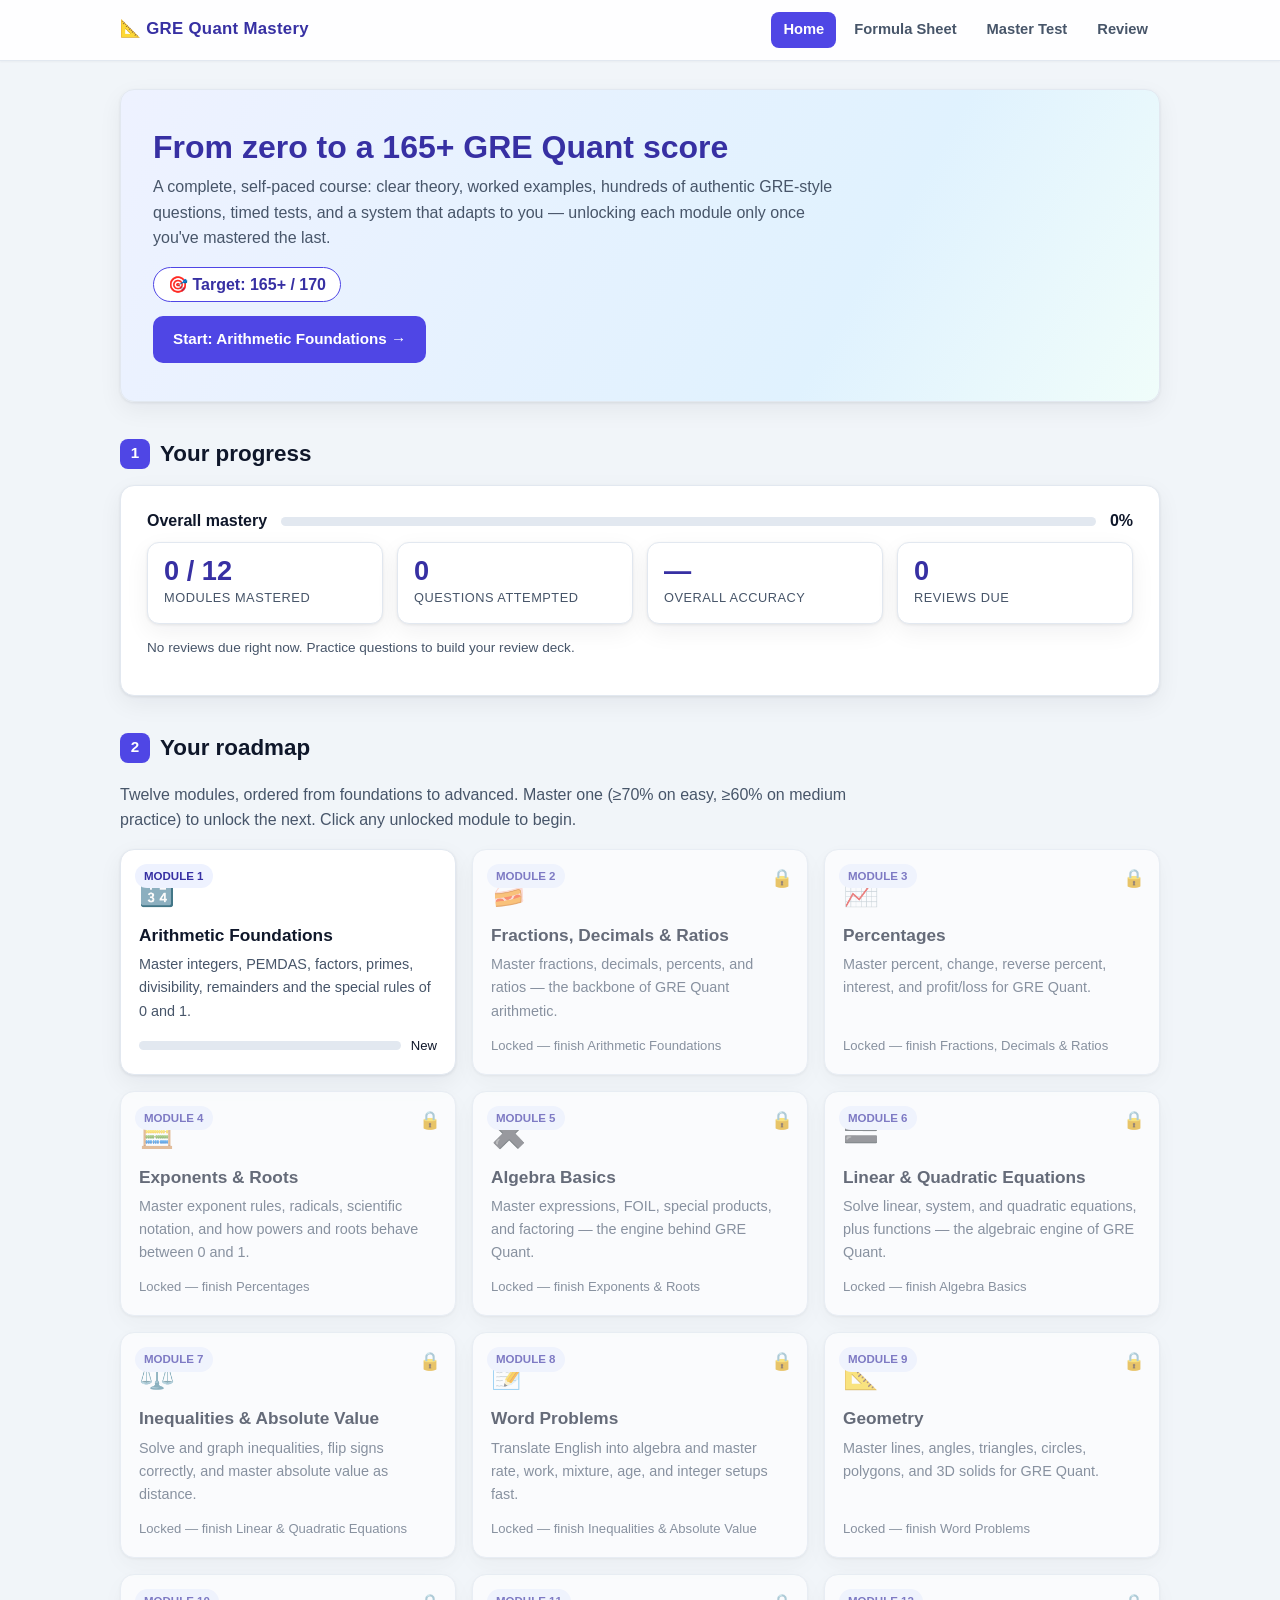
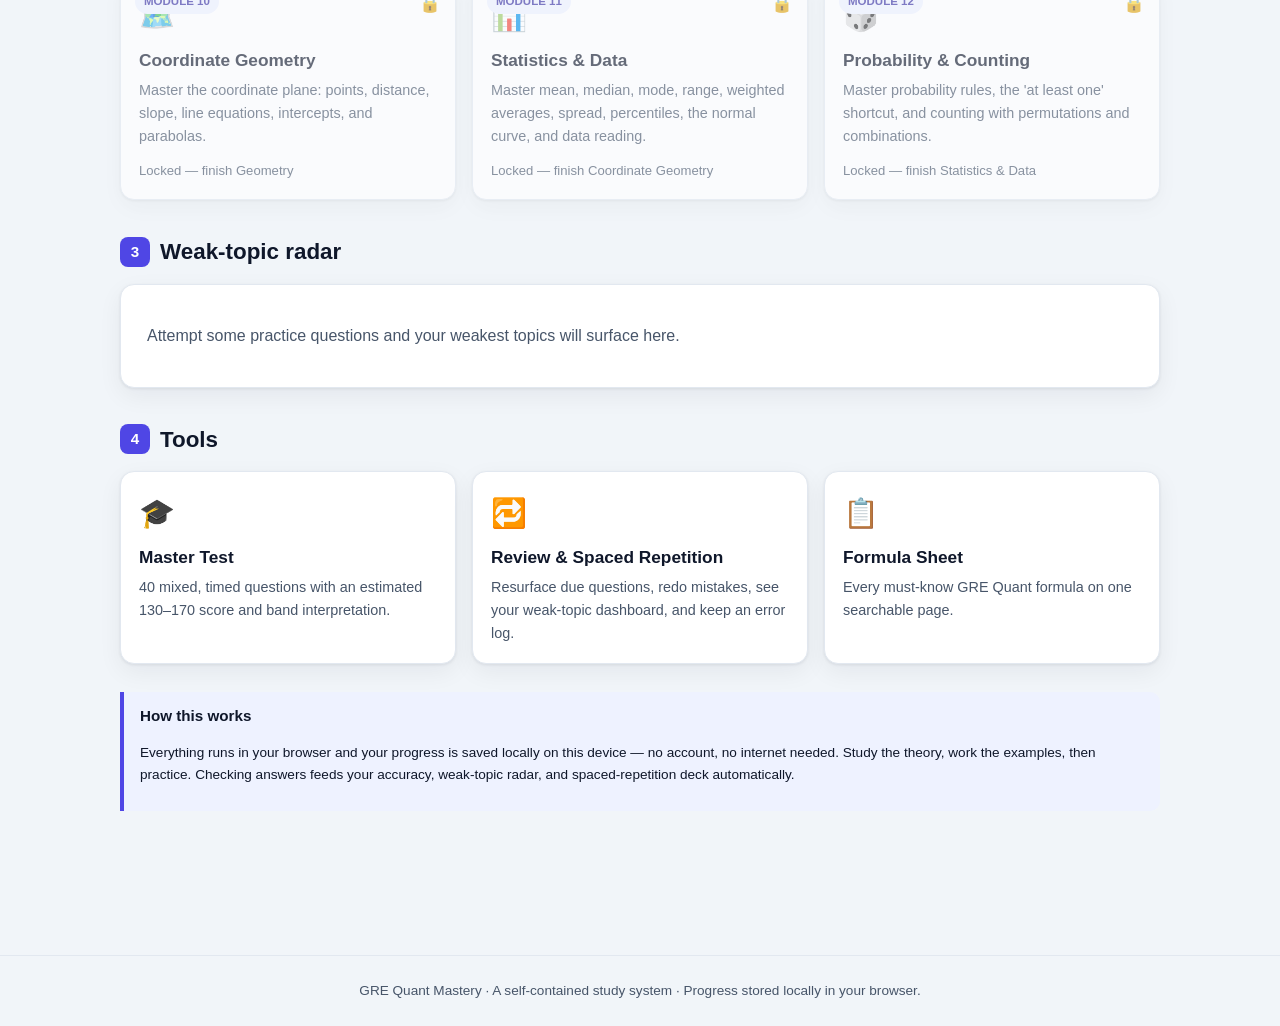
<file: index.html>
<!DOCTYPE html>
<html lang="en">
<head>
<meta charset="UTF-8">
<meta name="viewport" content="width=device-width, initial-scale=1.0">
<title>GRE Quant Mastery — Zero to 165+</title>
<link rel="stylesheet" href="css/styles.css">
</head>
<body data-page="home">
<nav class="nav"><div class="nav-inner">
  <a class="brand" href="index.html">📐 GRE Quant Mastery</a>
  <div class="nav-links">
    <a href="index.html" class="active">Home</a>
    <a href="formulas.html">Formula Sheet</a>
    <a href="test.html">Master Test</a>
    <a href="review.html">Review</a>
  </div>
</div></nav>

<div class="wrap">
  <section class="hero">
    <h1>From zero to a 165+ GRE Quant score</h1>
    <p>A complete, self-paced course: clear theory, worked examples, hundreds of authentic GRE-style questions, timed tests, and a system that adapts to you — unlocking each module only once you've mastered the last.</p>
    <div class="target">🎯 Target: 165+ / 170</div>
    <div class="btn-row"><a class="btn" id="continue-btn" href="#roadmap">Start learning →</a></div>
  </section>

  <h2 class="section"><span class="num">1</span>Your progress</h2>
  <div class="panel">
    <div style="display:flex;align-items:center;gap:14px;margin-bottom:8px">
      <strong>Overall mastery</strong>
      <div class="bar good" style="flex:1"><span id="overall-fill" style="width:0%"></span></div>
      <strong id="overall-pct">0%</strong>
    </div>
    <div class="kpi-row" id="kpis"></div>
    <p class="small muted" id="due-note"></p>
  </div>

  <h2 class="section" id="roadmap"><span class="num">2</span>Your roadmap</h2>
  <p class="lead">Twelve modules, ordered from foundations to advanced. Master one (≥70% on easy, ≥60% on medium practice) to unlock the next. Click any unlocked module to begin.</p>
  <div class="grid" id="module-grid"></div>

  <h2 class="section"><span class="num">3</span>Weak-topic radar</h2>
  <div class="panel"><div id="weak-list"></div></div>

  <h2 class="section"><span class="num">4</span>Tools</h2>
  <div class="grid">
    <a class="card" href="test.html" style="text-decoration:none;color:inherit">
      <div class="ico">🎓</div><h3>Master Test</h3>
      <div class="blurb">40 mixed, timed questions with an estimated 130–170 score and band interpretation.</div>
    </a>
    <a class="card" href="review.html" style="text-decoration:none;color:inherit">
      <div class="ico">🔁</div><h3>Review &amp; Spaced Repetition</h3>
      <div class="blurb">Resurface due questions, redo mistakes, see your weak-topic dashboard, and keep an error log.</div>
    </a>
    <a class="card" href="formulas.html" style="text-decoration:none;color:inherit">
      <div class="ico">📋</div><h3>Formula Sheet</h3>
      <div class="blurb">Every must-know GRE Quant formula on one searchable page.</div>
    </a>
  </div>

  <div class="callout" style="margin-top:28px">
    <h4>How this works</h4>
    <p class="small">Everything runs in your browser and your progress is saved locally on this device — no account, no internet needed. Study the theory, work the examples, then practice. Checking answers feeds your accuracy, weak-topic radar, and spaced-repetition deck automatically.</p>
  </div>
</div>

<footer>GRE Quant Mastery · A self-contained study system · Progress stored locally in your browser.</footer>
<script src="js/data.js"></script>
<script src="js/app.js"></script>
</body>
</html>
</file>
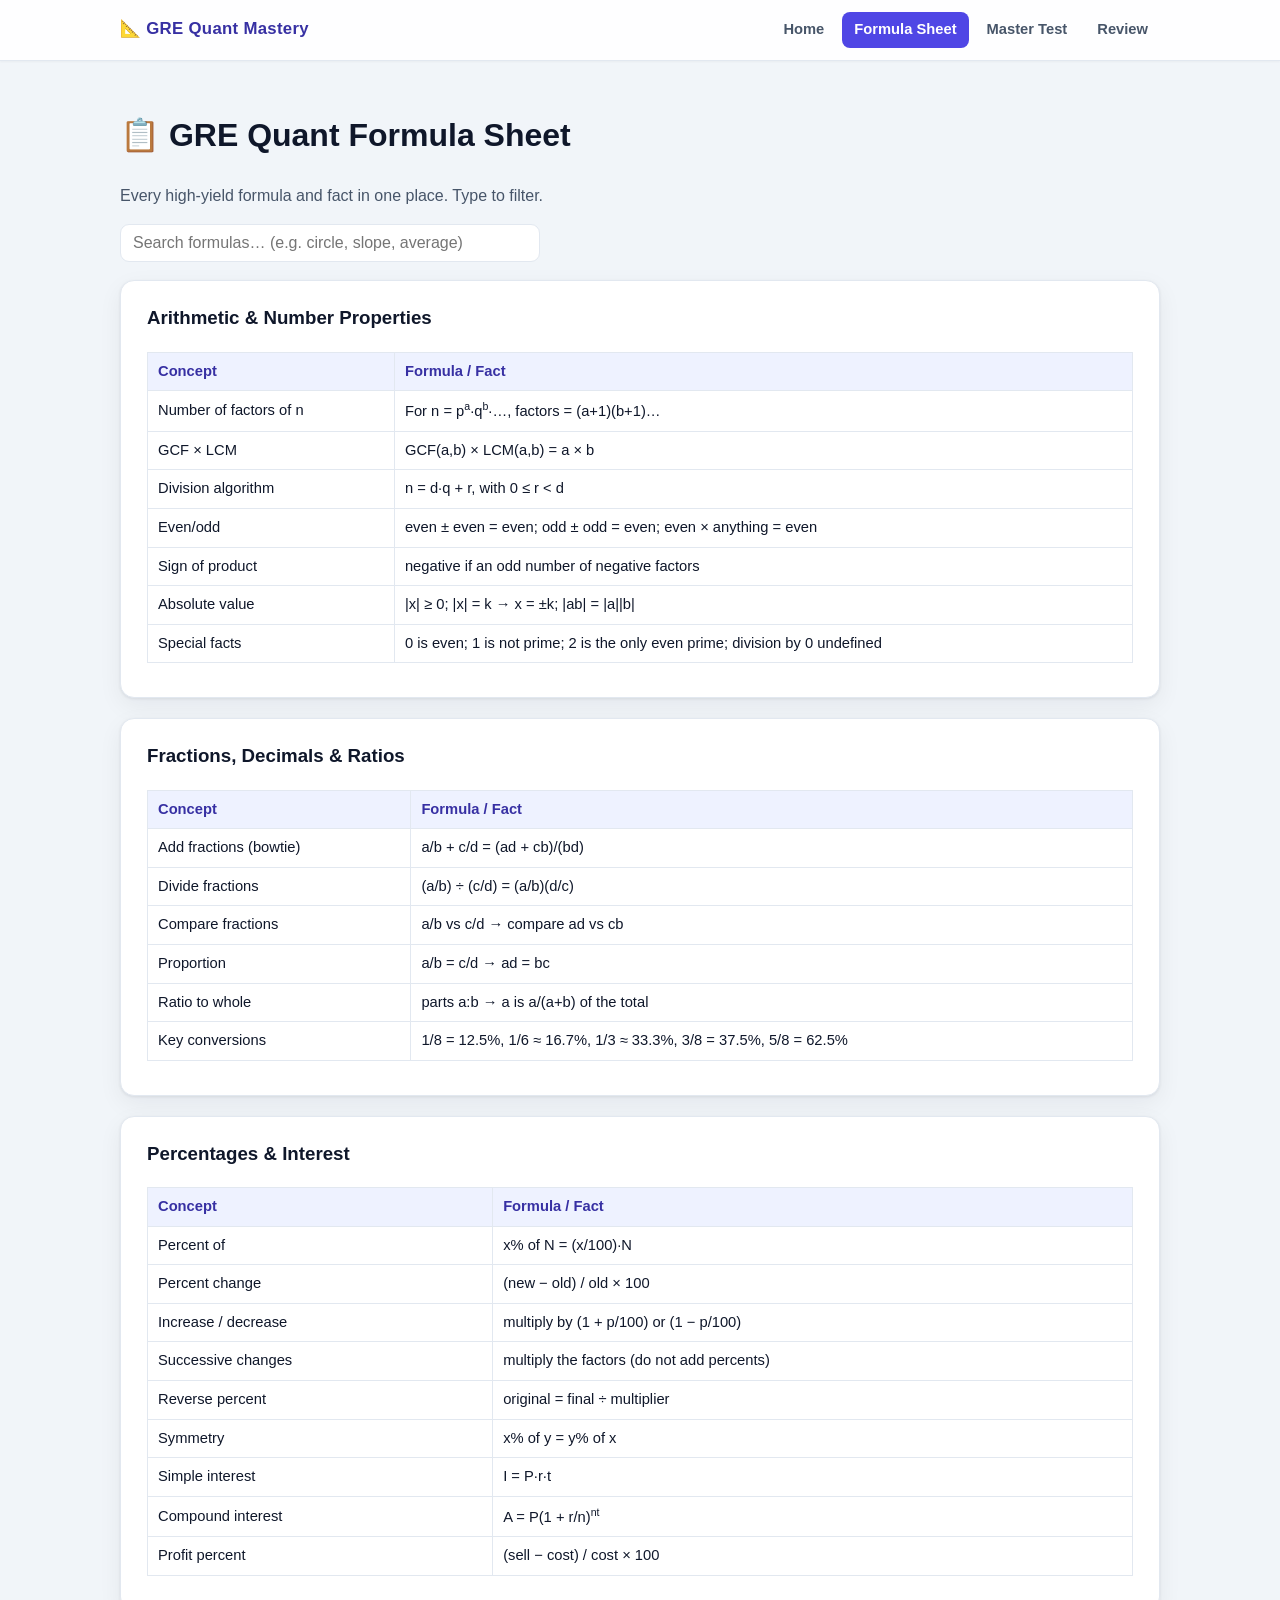
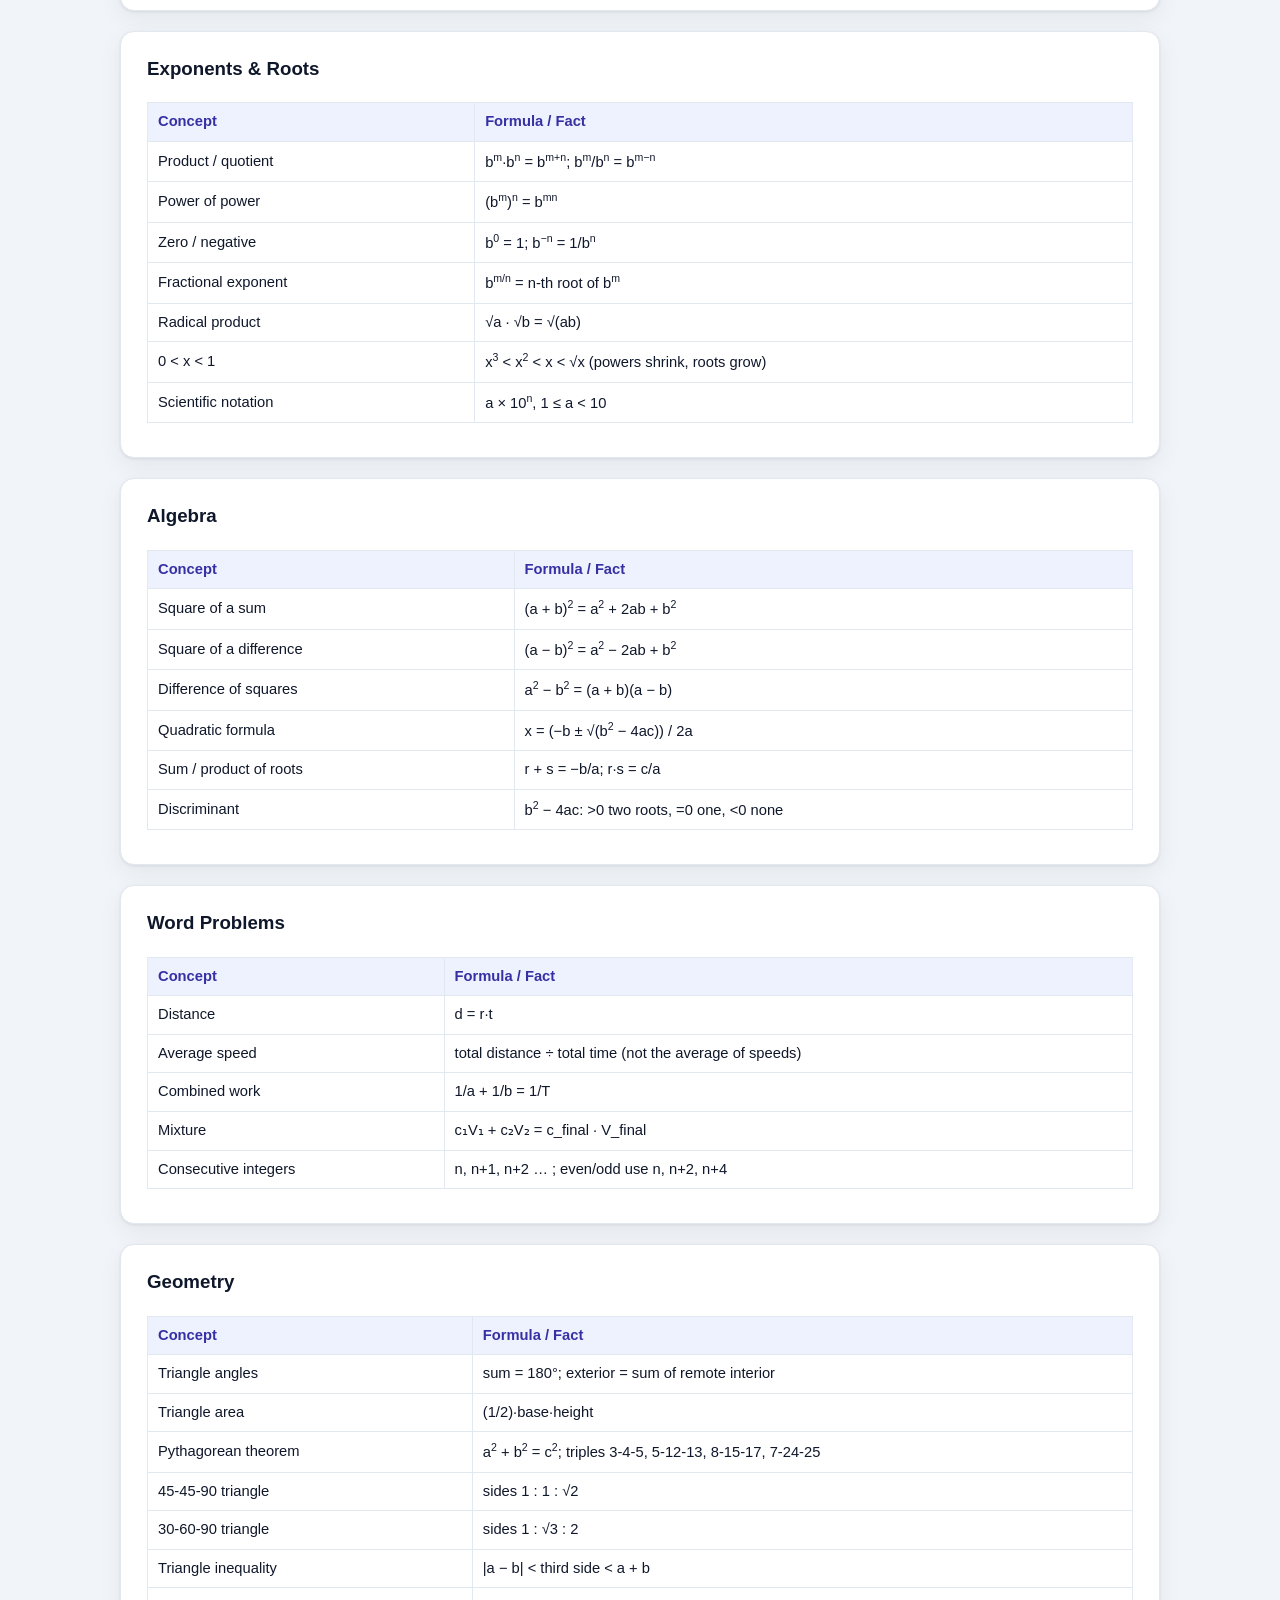
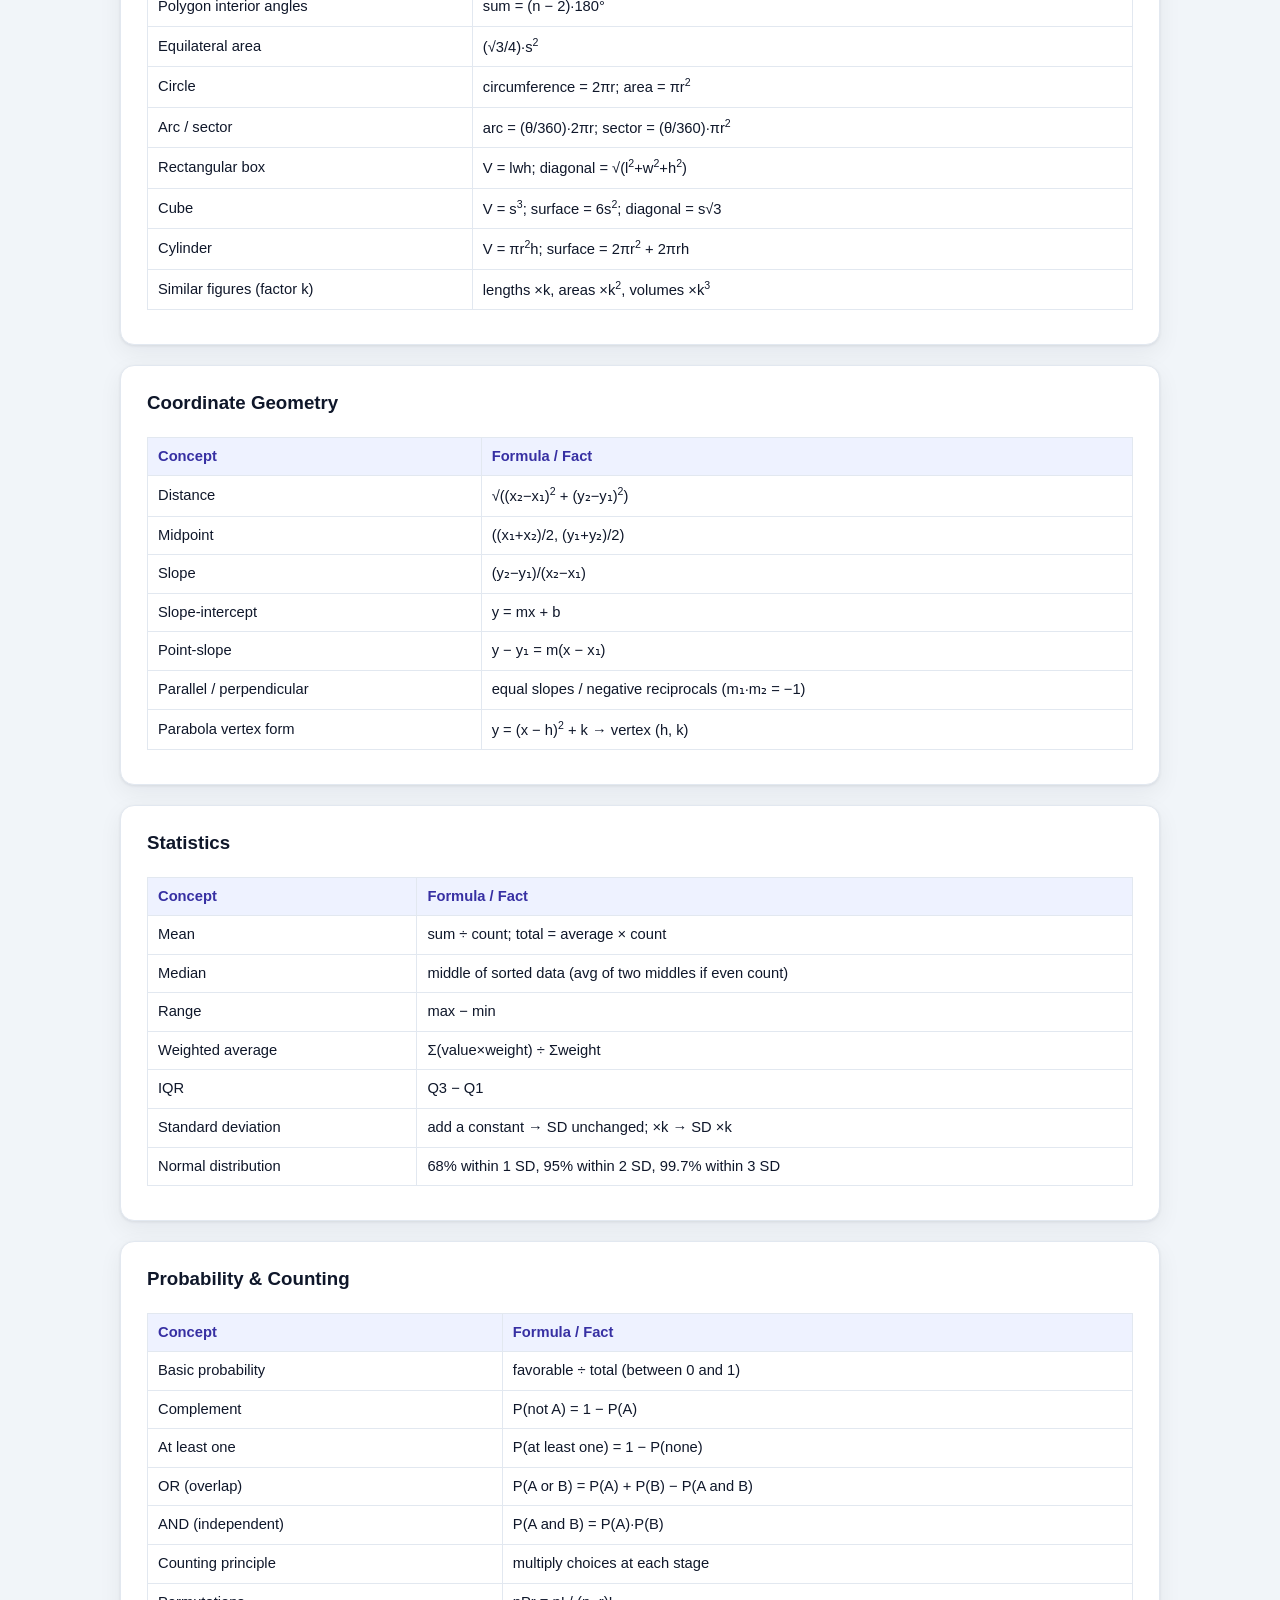
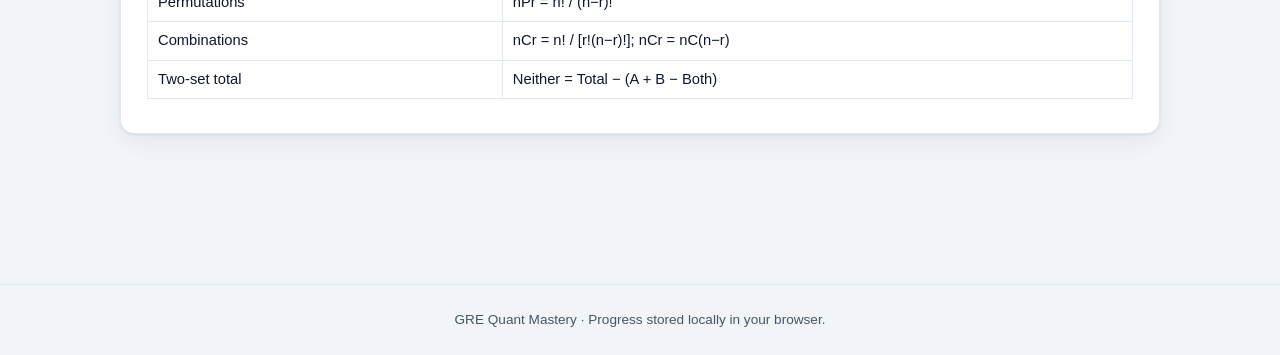
<file: formulas.html>
<!DOCTYPE html>
<html lang="en">
<head>
<meta charset="UTF-8">
<meta name="viewport" content="width=device-width, initial-scale=1.0">
<title>Formula Sheet — GRE Quant Mastery</title>
<link rel="stylesheet" href="css/styles.css">
</head>
<body data-page="formulas">
<nav class="nav"><div class="nav-inner">
  <a class="brand" href="index.html">📐 GRE Quant Mastery</a>
  <div class="nav-links">
    <a href="index.html">Home</a>
    <a href="formulas.html" class="active">Formula Sheet</a>
    <a href="test.html">Master Test</a>
    <a href="review.html">Review</a>
  </div>
</div></nav>

<div class="wrap">
  <h1>📋 GRE Quant Formula Sheet</h1>
  <p class="lead">Every high-yield formula and fact in one place. Type to filter.</p>
  <input class="ne-input" id="formula-search" type="text" placeholder="Search formulas… (e.g. circle, slope, average)" style="width:100%;max-width:420px;margin-bottom:18px">

  <div class="panel formula-section"><h3>Arithmetic &amp; Number Properties</h3>
  <table><thead><tr><th>Concept</th><th>Formula / Fact</th></tr></thead><tbody>
    <tr><td>Number of factors of n</td><td>For n = p<sup>a</sup>·q<sup>b</sup>·…, factors = (a+1)(b+1)…</td></tr>
    <tr><td>GCF × LCM</td><td>GCF(a,b) × LCM(a,b) = a × b</td></tr>
    <tr><td>Division algorithm</td><td>n = d·q + r, with 0 ≤ r &lt; d</td></tr>
    <tr><td>Even/odd</td><td>even ± even = even; odd ± odd = even; even × anything = even</td></tr>
    <tr><td>Sign of product</td><td>negative if an odd number of negative factors</td></tr>
    <tr><td>Absolute value</td><td>|x| ≥ 0; |x| = k → x = ±k; |ab| = |a||b|</td></tr>
    <tr><td>Special facts</td><td>0 is even; 1 is not prime; 2 is the only even prime; division by 0 undefined</td></tr>
  </tbody></table></div>

  <div class="panel formula-section"><h3>Fractions, Decimals &amp; Ratios</h3>
  <table><thead><tr><th>Concept</th><th>Formula / Fact</th></tr></thead><tbody>
    <tr><td>Add fractions (bowtie)</td><td>a/b + c/d = (ad + cb)/(bd)</td></tr>
    <tr><td>Divide fractions</td><td>(a/b) ÷ (c/d) = (a/b)(d/c)</td></tr>
    <tr><td>Compare fractions</td><td>a/b vs c/d → compare ad vs cb</td></tr>
    <tr><td>Proportion</td><td>a/b = c/d → ad = bc</td></tr>
    <tr><td>Ratio to whole</td><td>parts a:b → a is a/(a+b) of the total</td></tr>
    <tr><td>Key conversions</td><td>1/8 = 12.5%, 1/6 ≈ 16.7%, 1/3 ≈ 33.3%, 3/8 = 37.5%, 5/8 = 62.5%</td></tr>
  </tbody></table></div>

  <div class="panel formula-section"><h3>Percentages &amp; Interest</h3>
  <table><thead><tr><th>Concept</th><th>Formula / Fact</th></tr></thead><tbody>
    <tr><td>Percent of</td><td>x% of N = (x/100)·N</td></tr>
    <tr><td>Percent change</td><td>(new − old) / old × 100</td></tr>
    <tr><td>Increase / decrease</td><td>multiply by (1 + p/100) or (1 − p/100)</td></tr>
    <tr><td>Successive changes</td><td>multiply the factors (do not add percents)</td></tr>
    <tr><td>Reverse percent</td><td>original = final ÷ multiplier</td></tr>
    <tr><td>Symmetry</td><td>x% of y = y% of x</td></tr>
    <tr><td>Simple interest</td><td>I = P·r·t</td></tr>
    <tr><td>Compound interest</td><td>A = P(1 + r/n)<sup>nt</sup></td></tr>
    <tr><td>Profit percent</td><td>(sell − cost) / cost × 100</td></tr>
  </tbody></table></div>

  <div class="panel formula-section"><h3>Exponents &amp; Roots</h3>
  <table><thead><tr><th>Concept</th><th>Formula / Fact</th></tr></thead><tbody>
    <tr><td>Product / quotient</td><td>b<sup>m</sup>·b<sup>n</sup> = b<sup>m+n</sup>; b<sup>m</sup>/b<sup>n</sup> = b<sup>m−n</sup></td></tr>
    <tr><td>Power of power</td><td>(b<sup>m</sup>)<sup>n</sup> = b<sup>mn</sup></td></tr>
    <tr><td>Zero / negative</td><td>b<sup>0</sup> = 1; b<sup>−n</sup> = 1/b<sup>n</sup></td></tr>
    <tr><td>Fractional exponent</td><td>b<sup>m/n</sup> = n-th root of b<sup>m</sup></td></tr>
    <tr><td>Radical product</td><td>√a · √b = √(ab)</td></tr>
    <tr><td>0 &lt; x &lt; 1</td><td>x<sup>3</sup> &lt; x<sup>2</sup> &lt; x &lt; √x (powers shrink, roots grow)</td></tr>
    <tr><td>Scientific notation</td><td>a × 10<sup>n</sup>, 1 ≤ a &lt; 10</td></tr>
  </tbody></table></div>

  <div class="panel formula-section"><h3>Algebra</h3>
  <table><thead><tr><th>Concept</th><th>Formula / Fact</th></tr></thead><tbody>
    <tr><td>Square of a sum</td><td>(a + b)<sup>2</sup> = a<sup>2</sup> + 2ab + b<sup>2</sup></td></tr>
    <tr><td>Square of a difference</td><td>(a − b)<sup>2</sup> = a<sup>2</sup> − 2ab + b<sup>2</sup></td></tr>
    <tr><td>Difference of squares</td><td>a<sup>2</sup> − b<sup>2</sup> = (a + b)(a − b)</td></tr>
    <tr><td>Quadratic formula</td><td>x = (−b ± √(b<sup>2</sup> − 4ac)) / 2a</td></tr>
    <tr><td>Sum / product of roots</td><td>r + s = −b/a; r·s = c/a</td></tr>
    <tr><td>Discriminant</td><td>b<sup>2</sup> − 4ac: &gt;0 two roots, =0 one, &lt;0 none</td></tr>
  </tbody></table></div>

  <div class="panel formula-section"><h3>Word Problems</h3>
  <table><thead><tr><th>Concept</th><th>Formula / Fact</th></tr></thead><tbody>
    <tr><td>Distance</td><td>d = r·t</td></tr>
    <tr><td>Average speed</td><td>total distance ÷ total time (not the average of speeds)</td></tr>
    <tr><td>Combined work</td><td>1/a + 1/b = 1/T</td></tr>
    <tr><td>Mixture</td><td>c₁V₁ + c₂V₂ = c_final · V_final</td></tr>
    <tr><td>Consecutive integers</td><td>n, n+1, n+2 … ; even/odd use n, n+2, n+4</td></tr>
  </tbody></table></div>

  <div class="panel formula-section"><h3>Geometry</h3>
  <table><thead><tr><th>Concept</th><th>Formula / Fact</th></tr></thead><tbody>
    <tr><td>Triangle angles</td><td>sum = 180°; exterior = sum of remote interior</td></tr>
    <tr><td>Triangle area</td><td>(1/2)·base·height</td></tr>
    <tr><td>Pythagorean theorem</td><td>a<sup>2</sup> + b<sup>2</sup> = c<sup>2</sup>; triples 3-4-5, 5-12-13, 8-15-17, 7-24-25</td></tr>
    <tr><td>45-45-90 triangle</td><td>sides 1 : 1 : √2</td></tr>
    <tr><td>30-60-90 triangle</td><td>sides 1 : √3 : 2</td></tr>
    <tr><td>Triangle inequality</td><td>|a − b| &lt; third side &lt; a + b</td></tr>
    <tr><td>Polygon interior angles</td><td>sum = (n − 2)·180°</td></tr>
    <tr><td>Equilateral area</td><td>(√3/4)·s<sup>2</sup></td></tr>
    <tr><td>Circle</td><td>circumference = 2πr; area = πr<sup>2</sup></td></tr>
    <tr><td>Arc / sector</td><td>arc = (θ/360)·2πr; sector = (θ/360)·πr<sup>2</sup></td></tr>
    <tr><td>Rectangular box</td><td>V = lwh; diagonal = √(l<sup>2</sup>+w<sup>2</sup>+h<sup>2</sup>)</td></tr>
    <tr><td>Cube</td><td>V = s<sup>3</sup>; surface = 6s<sup>2</sup>; diagonal = s√3</td></tr>
    <tr><td>Cylinder</td><td>V = πr<sup>2</sup>h; surface = 2πr<sup>2</sup> + 2πrh</td></tr>
    <tr><td>Similar figures (factor k)</td><td>lengths ×k, areas ×k<sup>2</sup>, volumes ×k<sup>3</sup></td></tr>
  </tbody></table></div>

  <div class="panel formula-section"><h3>Coordinate Geometry</h3>
  <table><thead><tr><th>Concept</th><th>Formula / Fact</th></tr></thead><tbody>
    <tr><td>Distance</td><td>√((x₂−x₁)<sup>2</sup> + (y₂−y₁)<sup>2</sup>)</td></tr>
    <tr><td>Midpoint</td><td>((x₁+x₂)/2, (y₁+y₂)/2)</td></tr>
    <tr><td>Slope</td><td>(y₂−y₁)/(x₂−x₁)</td></tr>
    <tr><td>Slope-intercept</td><td>y = mx + b</td></tr>
    <tr><td>Point-slope</td><td>y − y₁ = m(x − x₁)</td></tr>
    <tr><td>Parallel / perpendicular</td><td>equal slopes / negative reciprocals (m₁·m₂ = −1)</td></tr>
    <tr><td>Parabola vertex form</td><td>y = (x − h)<sup>2</sup> + k → vertex (h, k)</td></tr>
  </tbody></table></div>

  <div class="panel formula-section"><h3>Statistics</h3>
  <table><thead><tr><th>Concept</th><th>Formula / Fact</th></tr></thead><tbody>
    <tr><td>Mean</td><td>sum ÷ count; total = average × count</td></tr>
    <tr><td>Median</td><td>middle of sorted data (avg of two middles if even count)</td></tr>
    <tr><td>Range</td><td>max − min</td></tr>
    <tr><td>Weighted average</td><td>Σ(value×weight) ÷ Σweight</td></tr>
    <tr><td>IQR</td><td>Q3 − Q1</td></tr>
    <tr><td>Standard deviation</td><td>add a constant → SD unchanged; ×k → SD ×k</td></tr>
    <tr><td>Normal distribution</td><td>68% within 1 SD, 95% within 2 SD, 99.7% within 3 SD</td></tr>
  </tbody></table></div>

  <div class="panel formula-section"><h3>Probability &amp; Counting</h3>
  <table><thead><tr><th>Concept</th><th>Formula / Fact</th></tr></thead><tbody>
    <tr><td>Basic probability</td><td>favorable ÷ total (between 0 and 1)</td></tr>
    <tr><td>Complement</td><td>P(not A) = 1 − P(A)</td></tr>
    <tr><td>At least one</td><td>P(at least one) = 1 − P(none)</td></tr>
    <tr><td>OR (overlap)</td><td>P(A or B) = P(A) + P(B) − P(A and B)</td></tr>
    <tr><td>AND (independent)</td><td>P(A and B) = P(A)·P(B)</td></tr>
    <tr><td>Counting principle</td><td>multiply choices at each stage</td></tr>
    <tr><td>Permutations</td><td>nPr = n! / (n−r)!</td></tr>
    <tr><td>Combinations</td><td>nCr = n! / [r!(n−r)!]; nCr = nC(n−r)</td></tr>
    <tr><td>Two-set total</td><td>Neither = Total − (A + B − Both)</td></tr>
  </tbody></table></div>
</div>

<footer>GRE Quant Mastery · Progress stored locally in your browser.</footer>
<script src="js/data.js"></script>
<script src="js/app.js"></script>
</body>
</html>
</file>
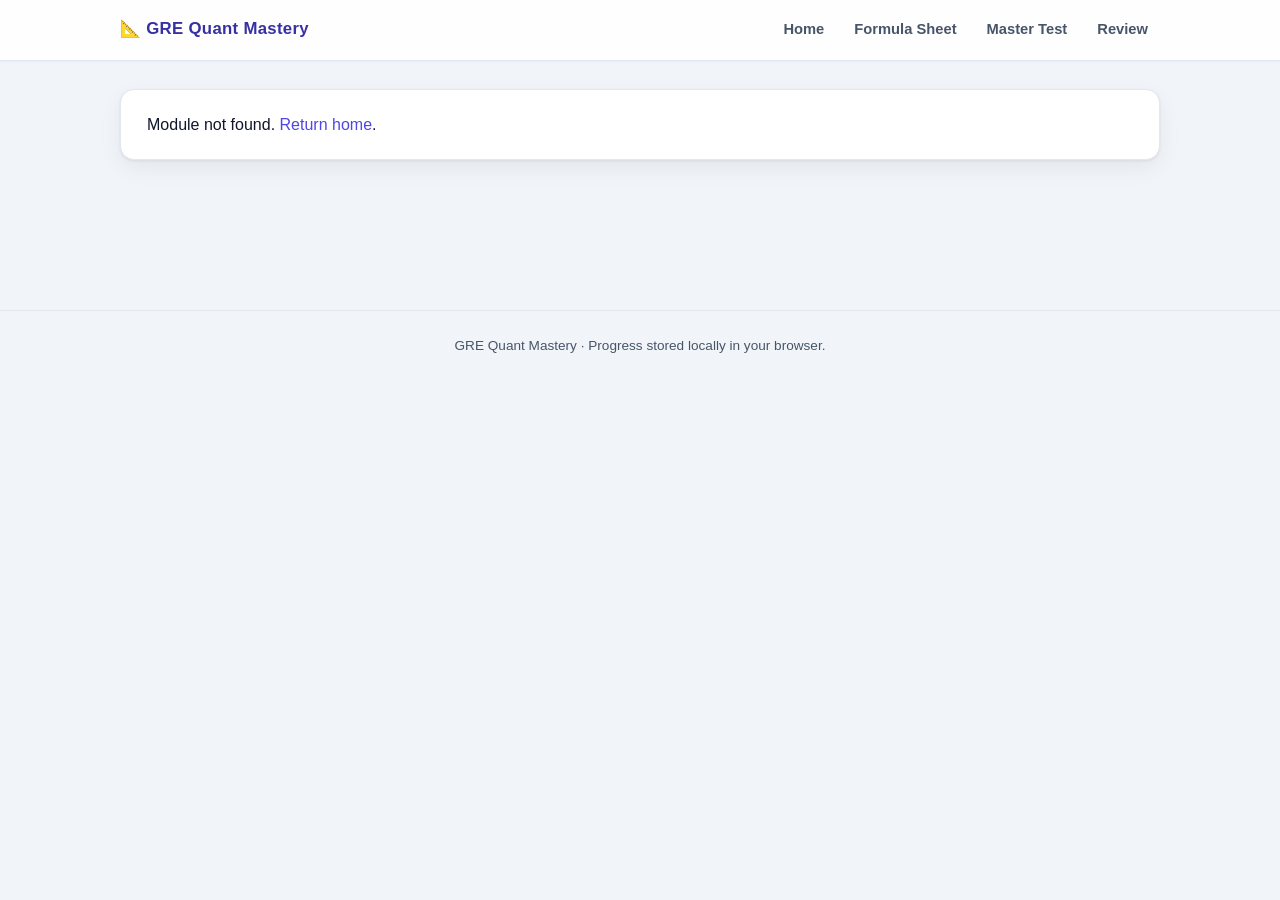
<file: module.html>
<!DOCTYPE html>
<html lang="en">
<head>
<meta charset="UTF-8">
<meta name="viewport" content="width=device-width, initial-scale=1.0">
<title>Module — GRE Quant Mastery</title>
<link rel="stylesheet" href="css/styles.css">
</head>
<body data-page="module">
<nav class="nav"><div class="nav-inner">
  <a class="brand" href="index.html">📐 GRE Quant Mastery</a>
  <div class="nav-links">
    <a href="index.html">Home</a>
    <a href="formulas.html">Formula Sheet</a>
    <a href="test.html">Master Test</a>
    <a href="review.html">Review</a>
  </div>
</div></nav>

<div class="wrap" id="module-root">
  <p class="small"><a href="index.html">← All modules</a></p>
  <header id="module-header"></header>

  <div id="gate-box"></div>

  <h2 class="section"><span class="num">A</span>Theory &amp; strategy</h2>
  <div class="panel" id="theory-box"></div>

  <h2 class="section"><span class="num">B</span>Solved examples</h2>
  <div id="examples-box"></div>

  <h2 class="section"><span class="num">C</span>Practice</h2>
  <p class="lead">Work through these GRE-style questions, then hit <strong>Check answer</strong> for instant feedback and a full solution. Filter by difficulty:</p>
  <div class="q-toolbar" id="practice-toolbar"></div>
  <div id="practice-list"></div>

  <h2 class="section"><span class="num">D</span>Timed self-test</h2>
  <div id="selftest-box"></div>

  <h2 class="section"><span class="num">E</span>Error log</h2>
  <p class="lead">Capture what tripped you up and the rule to remember. Notes are saved per module.</p>
  <div id="errlog-box"></div>

  <div class="btn-row" id="module-nav" style="margin-top:32px"></div>
</div>

<footer>GRE Quant Mastery · Progress stored locally in your browser.</footer>
<script src="js/data.js"></script>
<script src="js/app.js"></script>
</body>
</html>
</file>
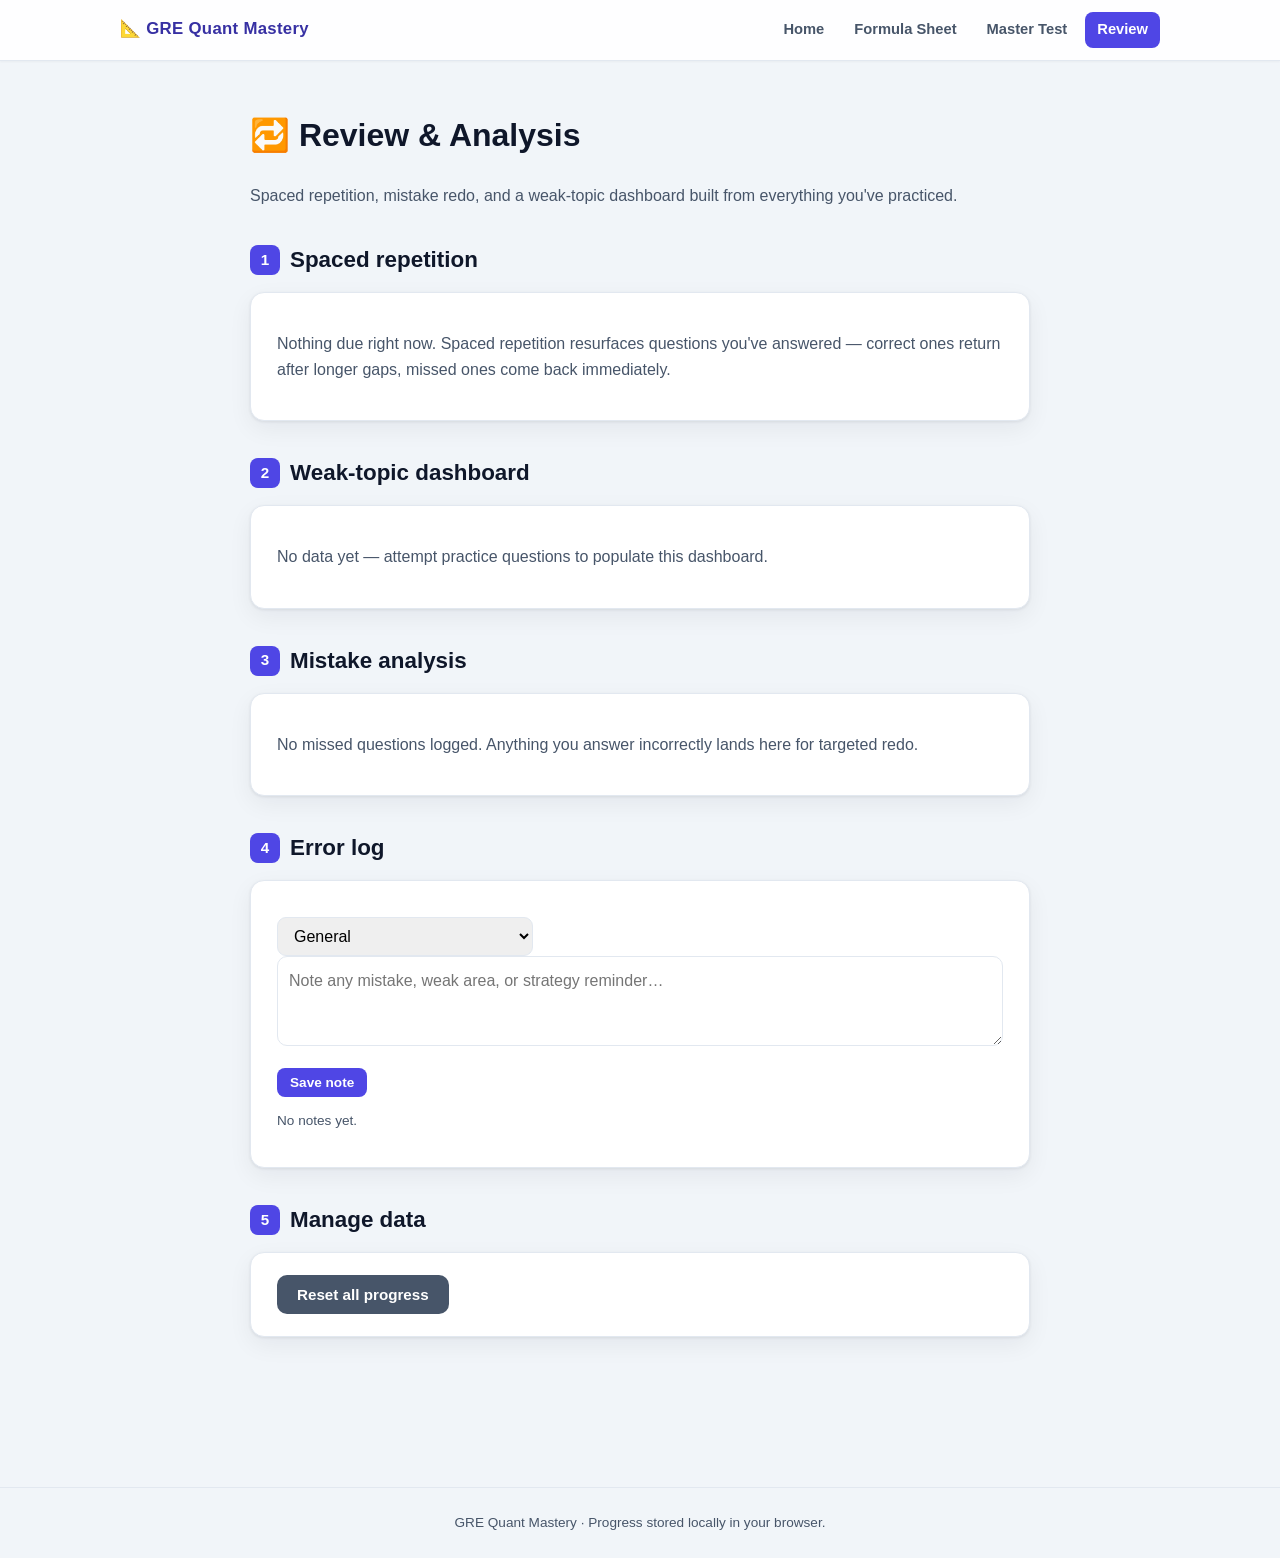
<file: review.html>
<!DOCTYPE html>
<html lang="en">
<head>
<meta charset="UTF-8">
<meta name="viewport" content="width=device-width, initial-scale=1.0">
<title>Review — GRE Quant Mastery</title>
<link rel="stylesheet" href="css/styles.css">
</head>
<body data-page="review">
<nav class="nav"><div class="nav-inner">
  <a class="brand" href="index.html">📐 GRE Quant Mastery</a>
  <div class="nav-links">
    <a href="index.html">Home</a>
    <a href="formulas.html">Formula Sheet</a>
    <a href="test.html">Master Test</a>
    <a href="review.html" class="active">Review</a>
  </div>
</div></nav>

<div class="wrap narrow">
  <h1>🔁 Review &amp; Analysis</h1>
  <p class="lead">Spaced repetition, mistake redo, and a weak-topic dashboard built from everything you've practiced.</p>

  <h2 class="section"><span class="num">1</span>Spaced repetition</h2>
  <div class="panel"><div id="srs-box"></div></div>

  <h2 class="section"><span class="num">2</span>Weak-topic dashboard</h2>
  <div class="panel"><div id="weak-box"></div></div>

  <h2 class="section"><span class="num">3</span>Mistake analysis</h2>
  <div class="panel"><div id="missed-box"></div></div>

  <h2 class="section"><span class="num">4</span>Error log</h2>
  <div class="panel"><div id="errlog-all"></div></div>

  <h2 class="section"><span class="num">5</span>Manage data</h2>
  <div class="panel"><div id="reset-box"></div></div>
</div>

<footer>GRE Quant Mastery · Progress stored locally in your browser.</footer>
<script src="js/data.js"></script>
<script src="js/app.js"></script>
</body>
</html>
</file>
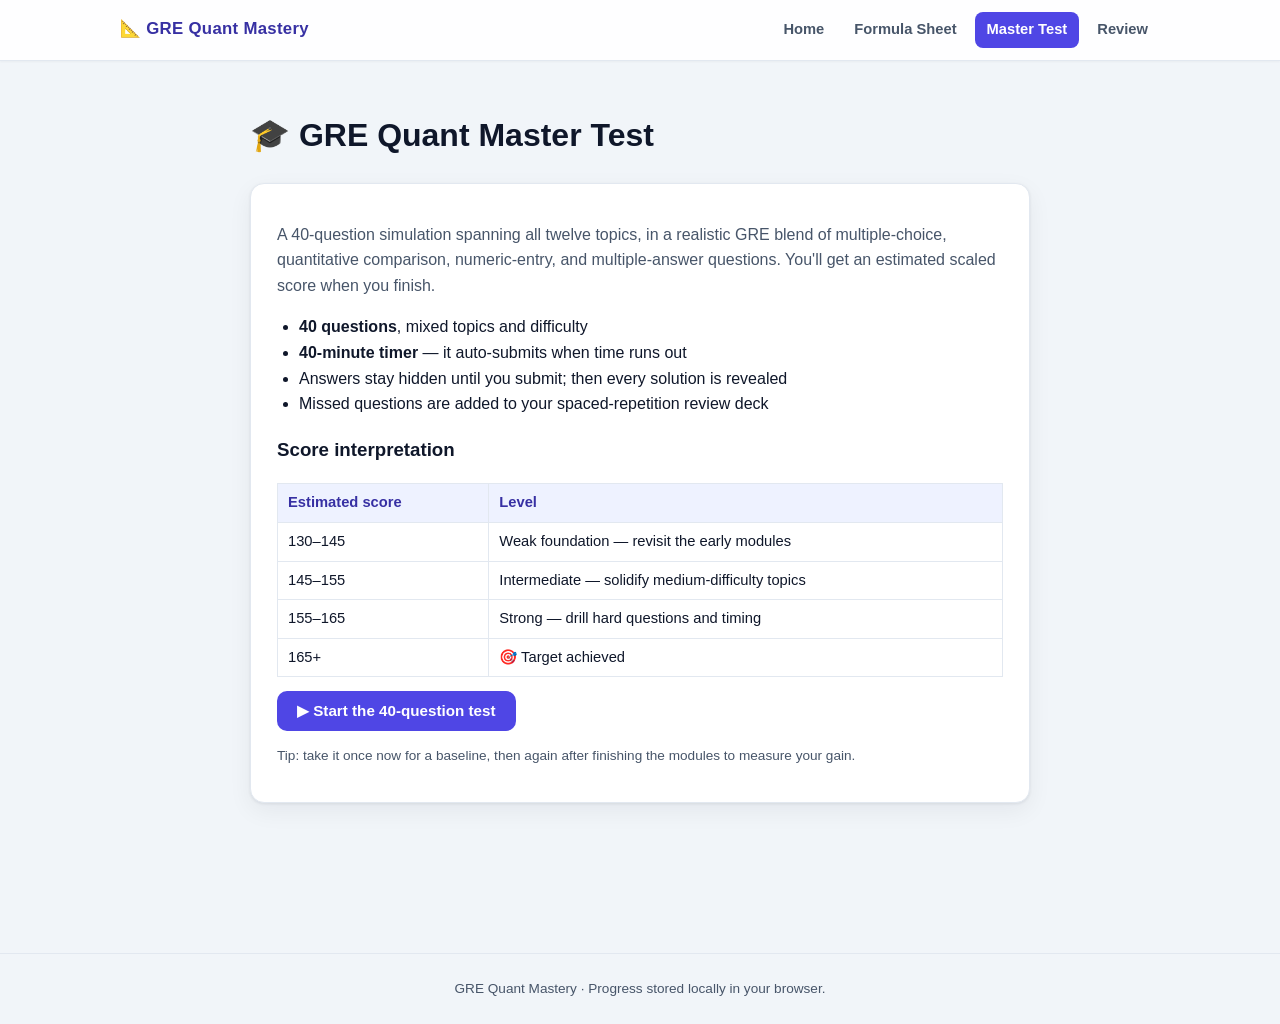
<file: test.html>
<!DOCTYPE html>
<html lang="en">
<head>
<meta charset="UTF-8">
<meta name="viewport" content="width=device-width, initial-scale=1.0">
<title>Master Test — GRE Quant Mastery</title>
<link rel="stylesheet" href="css/styles.css">
</head>
<body data-page="test">
<nav class="nav"><div class="nav-inner">
  <a class="brand" href="index.html">📐 GRE Quant Mastery</a>
  <div class="nav-links">
    <a href="index.html">Home</a>
    <a href="formulas.html">Formula Sheet</a>
    <a href="test.html" class="active">Master Test</a>
    <a href="review.html">Review</a>
  </div>
</div></nav>

<div class="wrap narrow">
  <h1>🎓 GRE Quant Master Test</h1>

  <div id="test-intro">
    <div class="panel">
      <p class="lead">A 40-question simulation spanning all twelve topics, in a realistic GRE blend of multiple-choice, quantitative comparison, numeric-entry, and multiple-answer questions. You'll get an estimated scaled score when you finish.</p>
      <ul>
        <li><strong>40 questions</strong>, mixed topics and difficulty</li>
        <li><strong>40-minute timer</strong> — it auto-submits when time runs out</li>
        <li>Answers stay hidden until you submit; then every solution is revealed</li>
        <li>Missed questions are added to your spaced-repetition review deck</li>
      </ul>
      <h3>Score interpretation</h3>
      <table>
        <tr><th>Estimated score</th><th>Level</th></tr>
        <tr><td>130–145</td><td>Weak foundation — revisit the early modules</td></tr>
        <tr><td>145–155</td><td>Intermediate — solidify medium-difficulty topics</td></tr>
        <tr><td>155–165</td><td>Strong — drill hard questions and timing</td></tr>
        <tr><td>165+</td><td>🎯 Target achieved</td></tr>
      </table>
      <div class="btn-row"><button class="btn" id="start-test" type="button">▶ Start the 40-question test</button></div>
      <p class="small muted">Tip: take it once now for a baseline, then again after finishing the modules to measure your gain.</p>
    </div>
    <div id="test-history"></div>
  </div>

  <div id="test-quiz"></div>
</div>

<footer>GRE Quant Mastery · Progress stored locally in your browser.</footer>
<script src="js/data.js"></script>
<script src="js/app.js"></script>
</body>
</html>
</file>
<file: css/styles.css>
/* ===== GRE Quant Mastery — stylesheet ===== */
:root{
  --bg:#0f172a;            /* slate-900 */
  --bg-soft:#1e293b;       /* slate-800 */
  --panel:#ffffff;
  --ink:#0f172a;
  --ink-soft:#475569;
  --line:#e2e8f0;
  --brand:#4f46e5;         /* indigo-600 */
  --brand-dark:#3730a3;
  --brand-soft:#eef2ff;
  --accent:#0ea5e9;
  --good:#16a34a;
  --good-soft:#dcfce7;
  --bad:#dc2626;
  --bad-soft:#fee2e2;
  --warn:#d97706;
  --warn-soft:#fef3c7;
  --easy:#16a34a;
  --medium:#d97706;
  --hard:#dc2626;
  --shadow:0 1px 3px rgba(15,23,42,.08),0 8px 24px rgba(15,23,42,.06);
  --radius:14px;
}
*{box-sizing:border-box}
html{scroll-behavior:smooth}
body{
  margin:0;
  font-family:-apple-system,BlinkMacSystemFont,"Segoe UI",Roboto,Helvetica,Arial,sans-serif;
  color:var(--ink);
  background:#f1f5f9;
  line-height:1.6;
  -webkit-font-smoothing:antialiased;
}
a{color:var(--brand);text-decoration:none}
a:hover{text-decoration:underline}
img{max-width:100%}

/* ---- top nav ---- */
.nav{
  position:sticky;top:0;z-index:50;
  background:rgba(255,255,255,.9);backdrop-filter:saturate(180%) blur(10px);
  color:var(--ink);border-bottom:1px solid var(--line);
  box-shadow:0 1px 2px rgba(15,23,42,.04);
}
.nav-inner{
  max-width:1080px;margin:0 auto;padding:12px 20px;
  display:flex;align-items:center;gap:18px;flex-wrap:wrap;
}
.brand{font-weight:800;font-size:1.05rem;letter-spacing:.3px;color:var(--brand-dark);display:flex;align-items:center;gap:8px}
.brand:hover{text-decoration:none}
.nav-links{display:flex;gap:6px;flex-wrap:wrap;margin-left:auto}
.nav-links a{
  color:var(--ink-soft);padding:6px 12px;border-radius:8px;font-size:.92rem;font-weight:600;
}
.nav-links a:hover{background:var(--brand-soft);color:var(--brand-dark);text-decoration:none}
.nav-links a.active{background:var(--brand);color:#fff}

/* ---- layout ---- */
.wrap{max-width:1080px;margin:0 auto;padding:28px 20px 80px}
.narrow{max-width:820px}
.hero{
  background:linear-gradient(120deg,#eef2ff,#e0f2fe 70%,#f0fdfa);
  color:var(--ink);border:1px solid var(--line);border-radius:var(--radius);
  padding:38px 32px;margin-bottom:28px;box-shadow:var(--shadow);
}
.hero h1{margin:0 0 8px;font-size:2rem;line-height:1.2;color:var(--brand-dark)}
.hero p{margin:6px 0;color:var(--ink-soft);max-width:680px}
.hero .target{display:inline-block;background:#fff;border:1px solid var(--brand);color:var(--brand-dark);
  padding:4px 14px;border-radius:999px;font-weight:700;margin-top:10px}

h2.section{font-size:1.4rem;margin:34px 0 14px;display:flex;align-items:center;gap:10px}
h2.section .num{background:var(--brand);color:#fff;width:30px;height:30px;border-radius:8px;
  display:inline-flex;align-items:center;justify-content:center;font-size:.95rem;font-weight:800}
.lead{color:var(--ink-soft);max-width:760px}

/* ---- cards ---- */
.grid{display:grid;grid-template-columns:repeat(auto-fill,minmax(250px,1fr));gap:16px}
.card{
  background:var(--panel);border:1px solid var(--line);border-radius:var(--radius);
  padding:18px;box-shadow:var(--shadow);position:relative;transition:transform .12s,box-shadow .12s;
  display:flex;flex-direction:column;
}
.card.module{cursor:pointer}
.card.module:hover{transform:translateY(-3px);box-shadow:0 10px 30px rgba(79,70,229,.16)}
.card .ico{font-size:1.8rem}
.card h3{margin:8px 0 4px;font-size:1.08rem}
.card .blurb{color:var(--ink-soft);font-size:.9rem;flex:1}
.card .mod-foot{display:flex;align-items:center;justify-content:space-between;margin-top:12px;font-size:.82rem}
.card.locked{opacity:.62}
.lock-badge{position:absolute;top:14px;right:14px;font-size:1.1rem}
.order-pill{position:absolute;top:14px;left:14px;background:var(--brand-soft);color:var(--brand-dark);
  font-weight:800;font-size:.72rem;padding:3px 9px;border-radius:999px}

/* ---- progress ---- */
.bar{height:9px;background:#e2e8f0;border-radius:999px;overflow:hidden}
.bar>span{display:block;height:100%;background:linear-gradient(90deg,var(--brand),var(--accent));border-radius:999px;transition:width .5s}
.bar.good>span{background:linear-gradient(90deg,#16a34a,#4ade80)}
.bar.thin{height:6px}
.kpi-row{display:grid;grid-template-columns:repeat(auto-fit,minmax(150px,1fr));gap:14px;margin:6px 0 8px}
.kpi{background:var(--panel);border:1px solid var(--line);border-radius:12px;padding:14px 16px;box-shadow:var(--shadow)}
.kpi .big{font-size:1.7rem;font-weight:800;color:var(--brand-dark);line-height:1}
.kpi .lbl{color:var(--ink-soft);font-size:.8rem;margin-top:4px;text-transform:uppercase;letter-spacing:.04em}

/* ---- buttons ---- */
.btn{display:inline-flex;align-items:center;gap:8px;background:var(--brand);color:#fff;border:none;
  padding:11px 20px;border-radius:10px;font-weight:700;font-size:.95rem;cursor:pointer;transition:background .12s,transform .08s}
.btn:hover{background:var(--brand-dark);text-decoration:none;color:#fff}
.btn:active{transform:translateY(1px)}
.btn.ghost{background:#fff;color:var(--brand);border:1.5px solid var(--brand)}
.btn.ghost:hover{background:var(--brand-soft)}
.btn.sm{padding:7px 13px;font-size:.85rem;border-radius:8px}
.btn.gray{background:#475569}
.btn.gray:hover{background:#334155}
.btn.good{background:var(--good)}
.btn.good:hover{background:#15803d}
.btn:disabled{opacity:.5;cursor:not-allowed}
.btn-row{display:flex;gap:10px;flex-wrap:wrap;margin-top:14px}

/* ---- panels / theory ---- */
.panel{background:var(--panel);border:1px solid var(--line);border-radius:var(--radius);
  padding:22px 26px;box-shadow:var(--shadow);margin-bottom:20px}
.panel h3{margin-top:18px}
.panel h3:first-child{margin-top:0}
.panel table{border-collapse:collapse;width:100%;margin:12px 0;font-size:.92rem}
.panel th,.panel td{border:1px solid var(--line);padding:7px 10px;text-align:left}
.panel th{background:var(--brand-soft);color:var(--brand-dark)}
.panel ul{padding-left:22px}
.callout{border-left:4px solid var(--brand);background:var(--brand-soft);padding:12px 16px;border-radius:0 10px 10px 0;margin:14px 0}
.callout.tip{border-color:var(--good);background:var(--good-soft)}
.callout.trap{border-color:var(--bad);background:var(--bad-soft)}
.callout.ets{border-color:var(--accent);background:#e0f2fe}
.callout h4{margin:0 0 6px;font-size:.95rem}
.tag-list{display:flex;flex-direction:column;gap:8px}
sup{font-size:.72em}

/* example accordions */
details.ex,details.sol{border:1px solid var(--line);border-radius:10px;margin:10px 0;background:#fff;overflow:hidden}
details.ex>summary,details.sol>summary{
  cursor:pointer;padding:12px 16px;font-weight:700;list-style:none;background:#f8fafc;
  display:flex;align-items:center;gap:10px}
details.ex>summary::-webkit-details-marker,details.sol>summary::-webkit-details-marker{display:none}
details.ex>summary::before,details.sol>summary::before{content:"▸";color:var(--brand);font-weight:800}
details.ex[open]>summary::before,details.sol[open]>summary::before{content:"▾"}
.ex-body,.sol-body{padding:6px 18px 16px}
.sol-body .shortcut{border-left:4px solid var(--accent);background:#e0f2fe;padding:8px 14px;border-radius:0 8px 8px 0;margin-top:10px}

/* ---- questions / quiz ---- */
.q-toolbar{display:flex;gap:8px;flex-wrap:wrap;align-items:center;margin:6px 0 16px}
.chip{border:1.5px solid var(--line);background:#fff;color:var(--ink-soft);padding:6px 14px;border-radius:999px;
  cursor:pointer;font-size:.85rem;font-weight:700}
.chip.active{background:var(--brand);border-color:var(--brand);color:#fff}
.diff-badge{font-size:.7rem;font-weight:800;text-transform:uppercase;letter-spacing:.05em;padding:2px 9px;border-radius:999px;color:#fff}
.diff-easy{background:var(--easy)} .diff-medium{background:var(--medium)} .diff-hard{background:var(--hard)}
.type-badge{font-size:.68rem;font-weight:700;padding:2px 8px;border-radius:6px;background:#e2e8f0;color:var(--ink-soft)}

.q{background:var(--panel);border:1px solid var(--line);border-radius:12px;padding:18px 20px;margin-bottom:16px;box-shadow:var(--shadow)}
.q .q-head{display:flex;align-items:center;gap:8px;margin-bottom:8px;font-size:.78rem;color:var(--ink-soft)}
.q .q-head .qn{font-weight:800;color:var(--ink)}
.q .stem{font-size:1rem;margin:6px 0 12px}
.q .info{background:#f8fafc;border:1px dashed var(--line);padding:8px 12px;border-radius:8px;margin-bottom:10px;font-size:.95rem}
.qc-quantities{display:grid;grid-template-columns:1fr 1fr;gap:12px;margin:10px 0}
.qc-quantities .qbox{border:1px solid var(--line);border-radius:10px;padding:12px;background:#f8fafc}
.qc-quantities .qbox .lbl{font-size:.72rem;font-weight:800;color:var(--brand-dark);text-transform:uppercase;letter-spacing:.05em}
.qc-quantities .qbox .val{font-size:1.05rem;margin-top:4px}
.choices{list-style:none;padding:0;margin:0;display:flex;flex-direction:column;gap:8px}
.choices li{border:1.5px solid var(--line);border-radius:10px;transition:border-color .1s,background .1s}
.choices li:hover{border-color:var(--brand)}
.choices label{display:flex;gap:11px;align-items:flex-start;padding:11px 14px;cursor:pointer}
.choices .ltr{font-weight:800;color:var(--brand-dark);min-width:18px}
.choices li.correct{border-color:var(--good);background:var(--good-soft)}
.choices li.wrong{border-color:var(--bad);background:var(--bad-soft)}
.choices li.picked{border-width:2px}
.ne-input{font-size:1rem;padding:9px 12px;border:1.5px solid var(--line);border-radius:9px;width:180px}
.ne-input:focus{outline:none;border-color:var(--brand)}
.q-actions{display:flex;gap:10px;align-items:center;margin-top:12px;flex-wrap:wrap}
.verdict{font-weight:800;font-size:.92rem}
.verdict.ok{color:var(--good)} .verdict.no{color:var(--bad)}

/* quiz / test runner */
.quiz-bar{position:sticky;top:58px;z-index:30;background:var(--panel);border:1px solid var(--line);
  border-radius:12px;padding:12px 18px;box-shadow:var(--shadow);margin-bottom:18px;
  display:flex;align-items:center;gap:16px;flex-wrap:wrap}
.timer{font-variant-numeric:tabular-nums;font-weight:800;font-size:1.15rem;color:var(--brand-dark)}
.timer.low{color:var(--bad)}
.score-big{font-size:3rem;font-weight:800;line-height:1;color:var(--brand-dark)}
.band{display:inline-block;padding:6px 16px;border-radius:999px;font-weight:800;margin-top:8px}
.band.weak{background:var(--bad-soft);color:var(--bad)}
.band.inter{background:var(--warn-soft);color:var(--warn)}
.band.strong{background:#dbeafe;color:#1d4ed8}
.band.target{background:var(--good-soft);color:var(--good)}
.result-panel .score-big{margin-bottom:6px}
.result-breakdown{display:flex;gap:10px;flex-wrap:wrap;justify-content:center;margin:16px 0 6px}
.rb{font-weight:800;font-size:.95rem;padding:7px 15px;border-radius:999px;border:1.5px solid var(--line)}
.rb.ok{background:var(--good-soft);color:var(--good);border-color:var(--good)}
.rb.no{background:var(--bad-soft);color:var(--bad);border-color:var(--bad)}
.rb.sk{background:#f1f5f9;color:var(--ink-soft)}
.rb.pc{background:var(--brand-soft);color:var(--brand-dark);border-color:var(--brand)}
.ne-input.ne-correct{border-color:var(--good);background:var(--good-soft)}
.ne-input.ne-wrong{border-color:var(--bad);background:var(--bad-soft)}
.ne-ans{margin-left:10px;font-weight:700}
.ne-ans.ok{color:var(--good)} .ne-ans.no{color:var(--bad)}

/* gate */
.gate{border:1px solid var(--line);border-radius:12px;padding:16px 20px;margin:18px 0;background:#fff;box-shadow:var(--shadow)}
.gate.pass{border-color:var(--good);background:var(--good-soft)}
.gate .req{display:flex;justify-content:space-between;padding:6px 0;border-bottom:1px dashed var(--line);font-size:.92rem}
.gate .req:last-child{border-bottom:none}
.gate .req .met{color:var(--good);font-weight:800}
.gate .req .unmet{color:var(--ink-soft);font-weight:700}

/* error log / textarea */
textarea.note{width:100%;min-height:90px;border:1.5px solid var(--line);border-radius:10px;padding:11px;font:inherit;resize:vertical}
textarea.note:focus{outline:none;border-color:var(--brand)}
.log-item{border:1px solid var(--line);border-radius:10px;padding:10px 14px;margin:8px 0;background:#fff;display:flex;justify-content:space-between;gap:12px}
.log-item .meta{font-size:.75rem;color:var(--ink-soft)}
.muted{color:var(--ink-soft)}
.small{font-size:.85rem}
.center{text-align:center}
.hidden{display:none!important}

/* weak-topic dashboard bars */
.wt{display:flex;align-items:center;gap:12px;margin:8px 0}
.wt .name{min-width:190px;font-weight:600;font-size:.92rem}
.wt .bar{flex:1}
.wt .pct{min-width:54px;text-align:right;font-weight:800;font-variant-numeric:tabular-nums}
.wt.low .pct{color:var(--bad)} .wt.mid .pct{color:var(--warn)} .wt.hi .pct{color:var(--good)}

footer{border-top:1px solid var(--line);margin-top:50px;padding:24px 20px;text-align:center;color:var(--ink-soft);font-size:.85rem}

@media(max-width:620px){
  .hero{padding:26px 20px}
  .hero h1{font-size:1.55rem}
  .qc-quantities{grid-template-columns:1fr}
  .wt .name{min-width:120px}
  .nav-links{width:100%;margin-left:0}
}
@media print{.nav,.btn,.q-toolbar,footer{display:none}}
</file>
